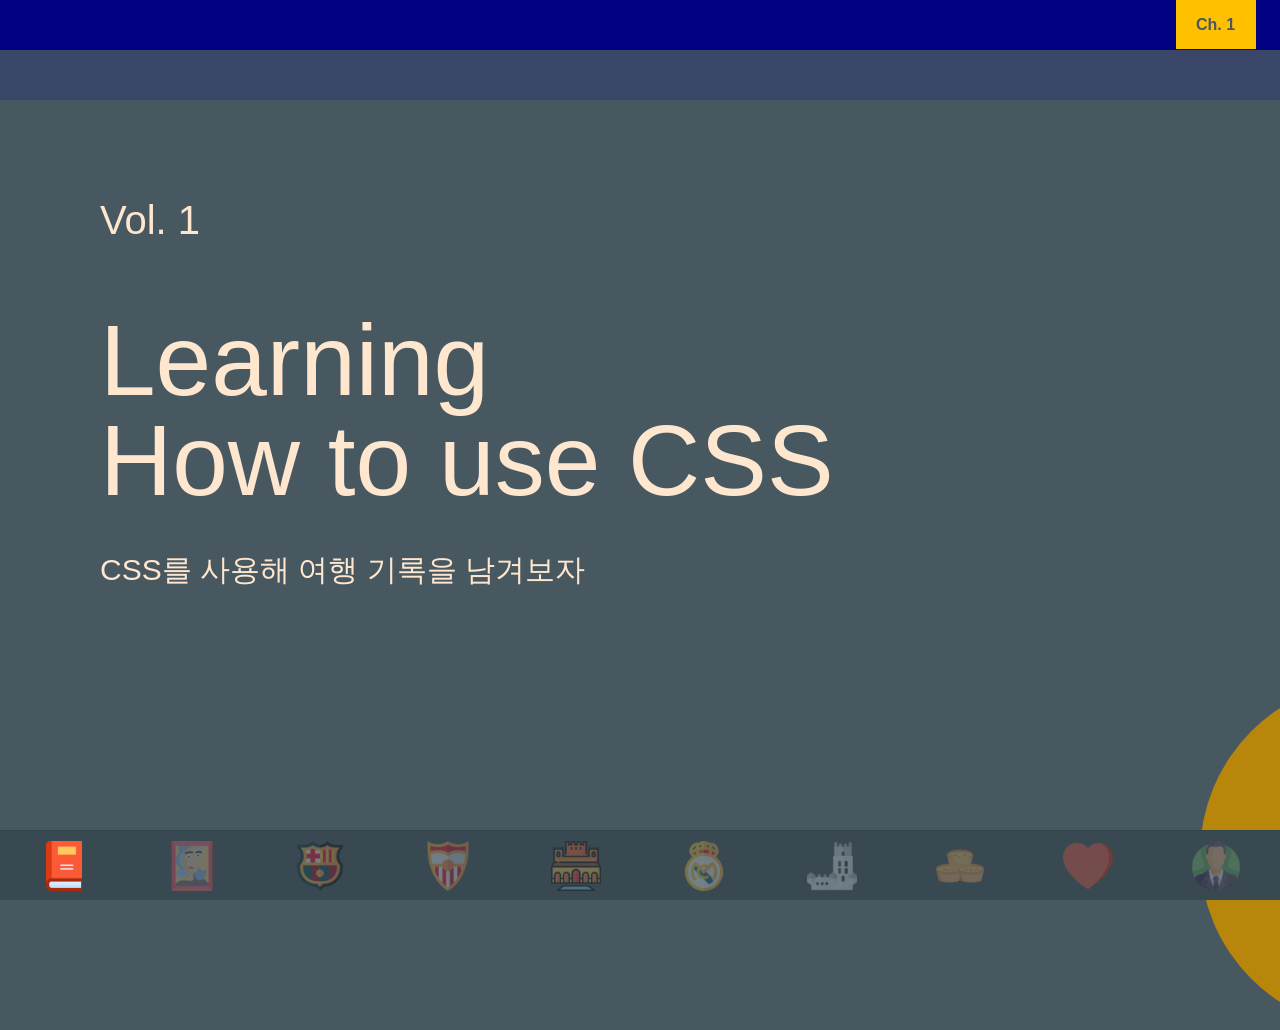
<file: index.html>
<!DOCTYPE html>
<html lang="en">
  <head>
    <meta charset="UTF-8" />
    <meta http-equiv="X-UA-Compatible" content="IE=edge" />
    <meta name="viewport" content="width=device-width, initial-scale=1.0" />
    <title>Document</title>
    <link rel="stylesheet" type="text/css" media="screen" href="./main.css" />
    <link
      rel="stylesheet"
      type="text/css"
      media="screen"
      href="./animation.css"
    />

    <style>
      .back-image {
        background-color: navy;
        height: 50px;
        width: 100%;
        position: relative;
      }
      .back-image2 {
        background-color: navy;
        opacity: 0.2;
        height: 50px;
        width: 100%;
        position: relative;
      }
      .text-area {
        margin-top: 100px;
        margin-left: 100px;
      }
      .text-area h1 {
        margin-bottom: 22px;
      }
      .text-area .desc {
        font-size: 30px;
        line-height: 4;
      }
      .volume {
        margin-bottom: 70px;
        font-size: 40px;
        font-weight: normal;
      }
      .title {
        font-size: 100px;
      }
      .text-title {
        font-size: 70px;
      }
      p {
        font-size: 40px;
        font-weight: normal;
      }
      #circle-wrapper {
        position: relative;
        margin-left: 1200px;
        margin-top: 50px;
      }
      .circle {
        width: 350px;
        height: 350px;
        border-radius: 50%;
        position: absolute;
        animation-timing-function: cubic-bezier(1, 0, 0, 1);
        animation-fill-mode: both;
        animation: circleshow 2s;
        animation-fill-mode: both;
        animation-timing-function: cubic-bezier(0.19, 1, 0.22, 1);
      }
      .circle:nth-child(1) {
        background-color: darkgoldenrod;
        top: 0;
        transition: 1s;
      }

      .circle:nth-child(2) {
        background-color: #ffc000;
        left: 120px;
        top: 0;
        transition: 1s;
        animation-delay: 0.1s;
      }

      .circle:nth-child(3) {
        background-color: #fedd15;
        left: 250px;
        transition: 1s;
        top: 0;
        animation-delay: 0.2s;
      }

      #badge {
        background-color: #ffc000;
        width: 80px;
        height: 49px;
        color: #485861;
        margin-left: 24px;
        padding-left: 20px;
        padding-top: 14px;
        padding-bottom: 5px;
        box-sizing: border-box;
        position: fixed;
        top: 0;
        right: 24px;
        font-weight: bold;
        animation: slidedown 1s;
        animation-fill-mode: both;
        animation-delay: 0.6s;
      }
    </style>
  </head>
  <body>
    <div class="back-image"></div>
    <div class="back-image2"></div>

    <div class="text-area">
      <h1>
        <div class="volume stagger-item">Vol. 1</div>
        <div class="title">
          <div class="stagger-item">Learning</div>
          <div class="stagger-item">How to use CSS</div>
          <div class="desc stagger-item">CSS를 사용해 여행 기록을 남겨보자</div>
        </div>
      </h1>
    </div>
    <div id="circle-wrapper">
      <div class="circle"></div>
      <div class="circle"></div>
      <div class="circle"></div>
    </div>
    <div id="badge">Ch. 1</div>
    <nav class="gnb">
      <a href="./index.html" class="index mouse_effect active"
        ><img src="./book.png"
      /></a>
      <a href="./Malaga.html" class="Malaga mouse_effect"
        ><img src="./Malaga.png"
      /></a>
      <a href="./Barcelona.html" class="Barcelona mouse_effect"
        ><img src="./Barcelona.png"
      /></a>
      <a href="./Sevilla.html" class="Sevilla mouse_effect"
        ><img src="./Sevilla.png"
      /></a>
      <a href="./Granada.html" class="Granada mouse_effect"
        ><img src="./Granada.png"
      /></a>
      <a href="./Madrid.html" class="Madrid mouse_effect"
        ><img src="./Madrid.png"
      /></a>
      <a href="./Lisbon.html" class="Lisbon mouse_effect"
        ><img src="./Lisbon.png"
      /></a>
      <a href="./Porto.html" class="Porto mouse_effect"
        ><img src="./Porto.png"
      /></a>
      <a href="./like.html" class="like mouse_effect"
        ><img src="./heart.png"
      /></a>
      <a href="./mypage.html" class="mypage mouse_effect"
        ><img src="./man.png"
      /></a>
    </nav>
  </body>
</html>
</file>
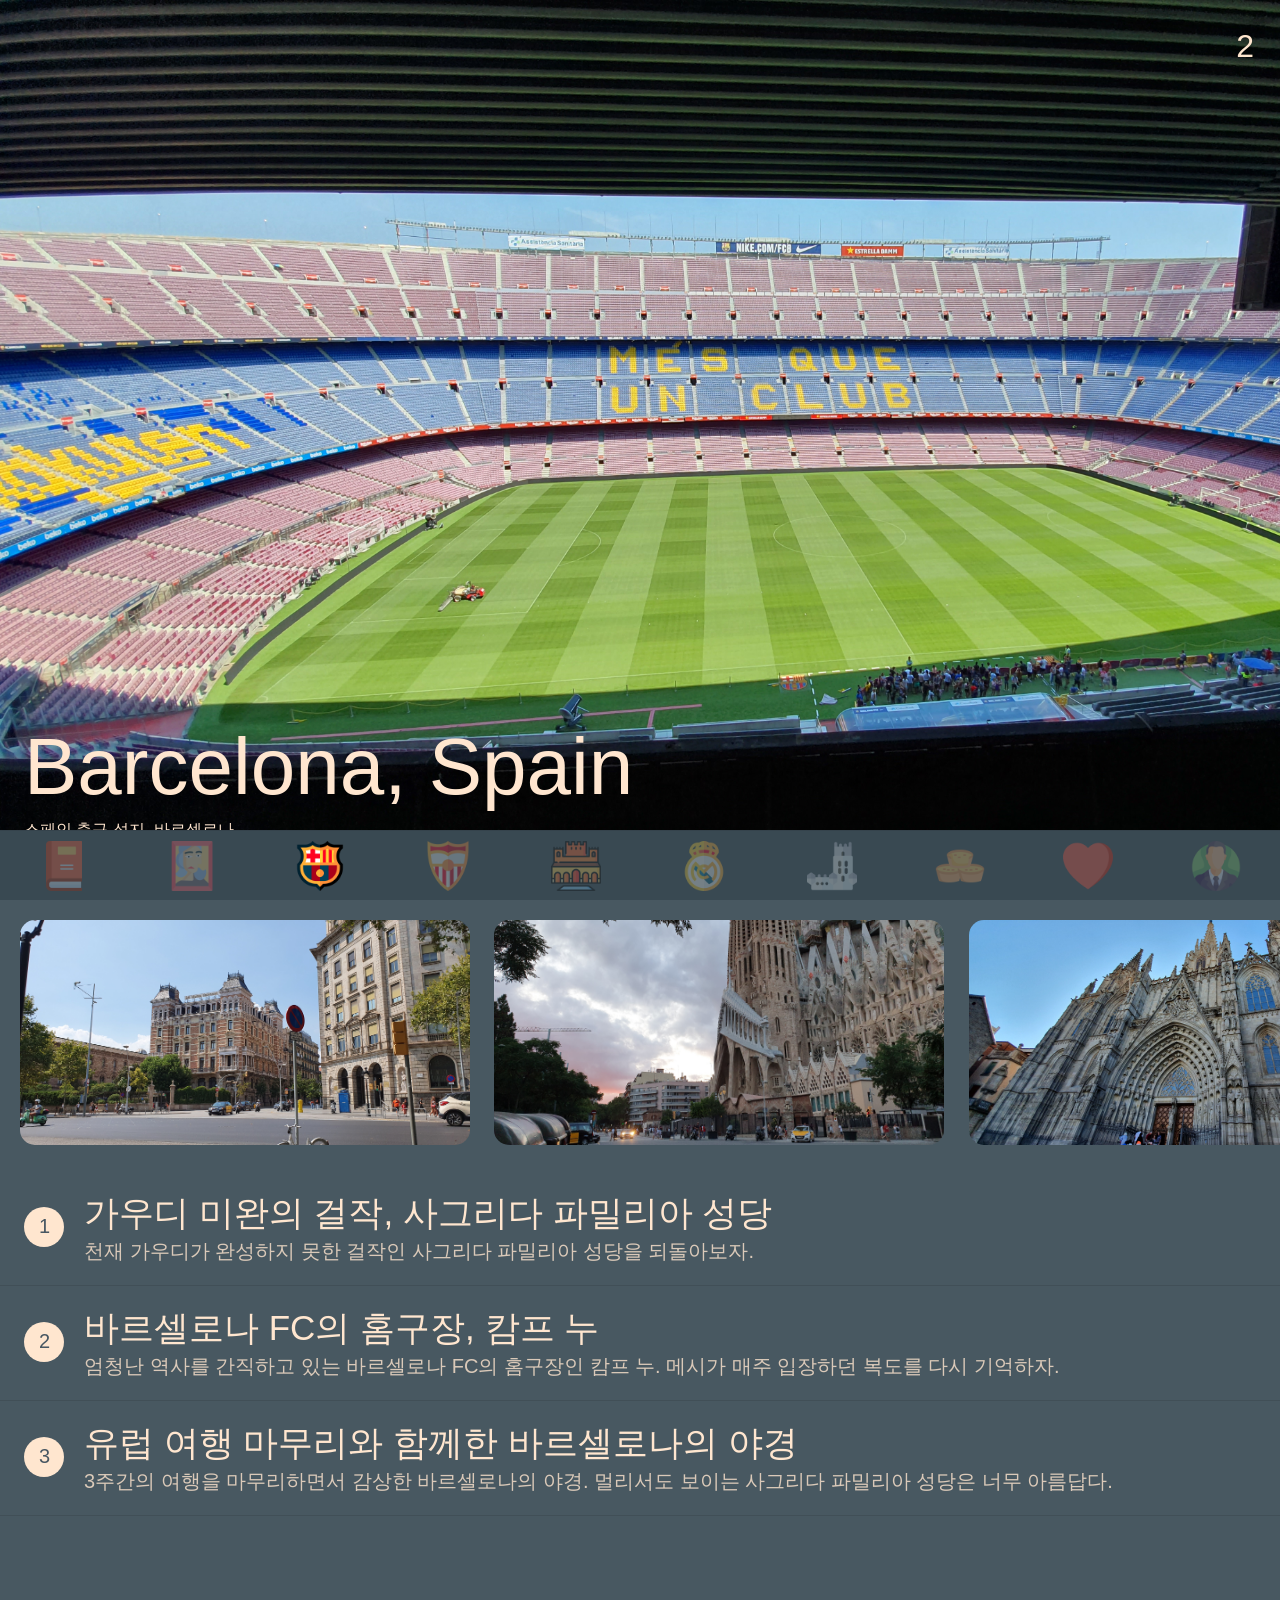
<file: Barcelona.html>
<!DOCTYPE html>
<html lang="en">
  <head>
    <meta charset="UTF-8" />
    <meta http-equiv="X-UA-Compatible" content="IE=edge" />
    <meta name="viewport" content="width=device-width, initial-scale=1.0" />
    <title>Document</title>
    <link rel="stylesheet" type="text/css" media="screen" href="./main.css" />
    <link
      rel="stylesheet"
      type="text/css"
      media="screen"
      href="./animation.css"
    />
    <style>
      .featured {
        height: 900px;
        background-color: black;
        position: relative;
        background-image: url("./Barcelona1.jpg");
        background-size: cover;
      }
      .featured .title {
        margin-bottom: 12px;
        font-size: 80px;
        margin-top: 0;
      }
      .count {
        position: absolute;
        top: 30px;
        right: 26px;
      }
      .text-area {
        position: absolute;
        bottom: 36px;
        left: 24px;
      }
      sup {
        font-size: 30px;
      }
      .swiper {
        white-space: nowrap;
        overflow-x: scroll;
        padding: 20px;
      }
      .swiper li {
        width: 450px;
        height: 225px;
        background-size: cover;
        background-position: center;
        display: inline-block;
        border-radius: 15px;
        margin-right: 20px;
      }
      .swiper li:nth-child(1) {
        background-image: url("./Barcelona2.jpg");
      }
      .swiper li:nth-child(2) {
        background-image: url("./Barcelona3.jpg");
      }
      .swiper li:nth-child(3) {
        background-image: url("./Barcelona4.jpg");
      }
      .swiper li:nth-child(4) {
        background-image: url("./Barcelona5.jpg");
      }
      .swiper li:nth-child(5) {
        background-image: url("./Barcelona6.jpg");
      }
      .swiper li:nth-child(6) {
        background-image: url("./Barcelona7.jpg");
      }
      .swiper li:nth-child(7) {
        background-image: url("./Barcelona8.jpg");
      }
      .swiper li:nth-child(8) {
        background-image: url("./Barcelona9.jpg");
      }
      .swiper li:nth-child(9) {
        background-image: url("./Barcelona10.jpg");
      }

      .item {
        padding: 17px 24px 20px 24px;
        display: flex;
        border-bottom: 1px solid rgba(0, 0, 0, 0.1);
        align-items: center;
        position: relative;
      }

      /*리스트 시작*/
      .item .num {
        width: 40px;
        height: 40px;
        background-color: #ffe6cf;
        color: #485762;
        border-radius: 50%;
        padding: 5px 15px;
        box-sizing: border-box;
        margin-right: 20px;
        font-size: 20px;
      }
      /*리스트 설명*/
      .item .infos {
        font-weight: normal;
      }
      .item .text-title {
        font-size: 35px;
      }
      .item .desc {
        font-size: 20px;
        opacity: 0.8;
      }
    </style>
  </head>
  <body>
    <div class="featured">
      <h1 class="count">2</h1>
      <div class="text-area">
        <h1 class="title stagger-item">Barcelona, Spain</h1>
        <p class="stagger-item">
          스페인 축구 성지, 바르셀로나<br />열정적인 그 곳을 다시 가보자.
        </p>
      </div>
    </div>

    <ul class="swiper">
      <li class="mouse_scale"></li>
      <li class="mouse_scale"></li>
      <li class="mouse_scale"></li>
      <li class="mouse_scale"></li>
      <li class="mouse_scale"></li>
      <li class="mouse_scale"></li>
      <li class="mouse_scale"></li>
      <li class="mouse_scale"></li>
      <li class="mouse_scale"></li>
    </ul>

    <ul class="list">
      <li class="item mouse_effect">
        <div class="num">1</div>
        <div class="infos">
          <div class="text-title">
            가우디 미완의 걸작, 사그리다 파밀리아 성당
          </div>
          <div class="desc">
            천재 가우디가 완성하지 못한 걸작인 사그리다 파밀리아 성당을
            되돌아보자.
          </div>
        </div>
      </li>
      <li class="item mouse_effect">
        <div class="num">2</div>
        <div class="infos">
          <div class="text-title">바르셀로나 FC의 홈구장, 캄프 누</div>
          <div class="desc">
            엄청난 역사를 간직하고 있는 바르셀로나 FC의 홈구장인 캄프 누. 메시가
            매주 입장하던 복도를 다시 기억하자.
          </div>
        </div>
      </li>
      <li class="item mouse_effect">
        <div class="num">3</div>
        <div class="infos">
          <div class="text-title">
            유럽 여행 마무리와 함께한 바르셀로나의 야경
          </div>
          <div class="desc">
            3주간의 여행을 마무리하면서 감상한 바르셀로나의 야경. 멀리서도
            보이는 사그리다 파밀리아 성당은 너무 아름답다.
          </div>
        </div>
      </li>
    </ul>
    <nav class="gnb">
      <a href="./index.html" class="index mouse_effect"
        ><img src="./book.png"
      /></a>
      <a href="./Malaga.html" class="Malaga mouse_effect"
        ><img src="./Malaga.png"
      /></a>
      <a href="./Barcelona.html" class="Barcelona mouse_effect active"
        ><img src="./Barcelona.png"
      /></a>
      <a href="./Sevilla.html" class="Sevilla mouse_effect"
        ><img src="./Sevilla.png"
      /></a>
      <a href="./Granada.html" class="Granada mouse_effect"
        ><img src="./Granada.png"
      /></a>
      <a href="./Madrid.html" class="Madrid mouse_effect"
        ><img src="./Madrid.png"
      /></a>
      <a href="./Lisbon.html" class="Lisbon mouse_effect"
        ><img src="./Lisbon.png"
      /></a>
      <a href="./Porto.html" class="Porto mouse_effect"
        ><img src="./Porto.png"
      /></a>
      <a href="./like.html" class="like mouse_effect"
        ><img src="./heart.png"
      /></a>
      <a href="./mypage.html" class="mypage mouse_effect"
        ><img src="./man.png"
      /></a>
    </nav>
  </body>
</html>
</file>
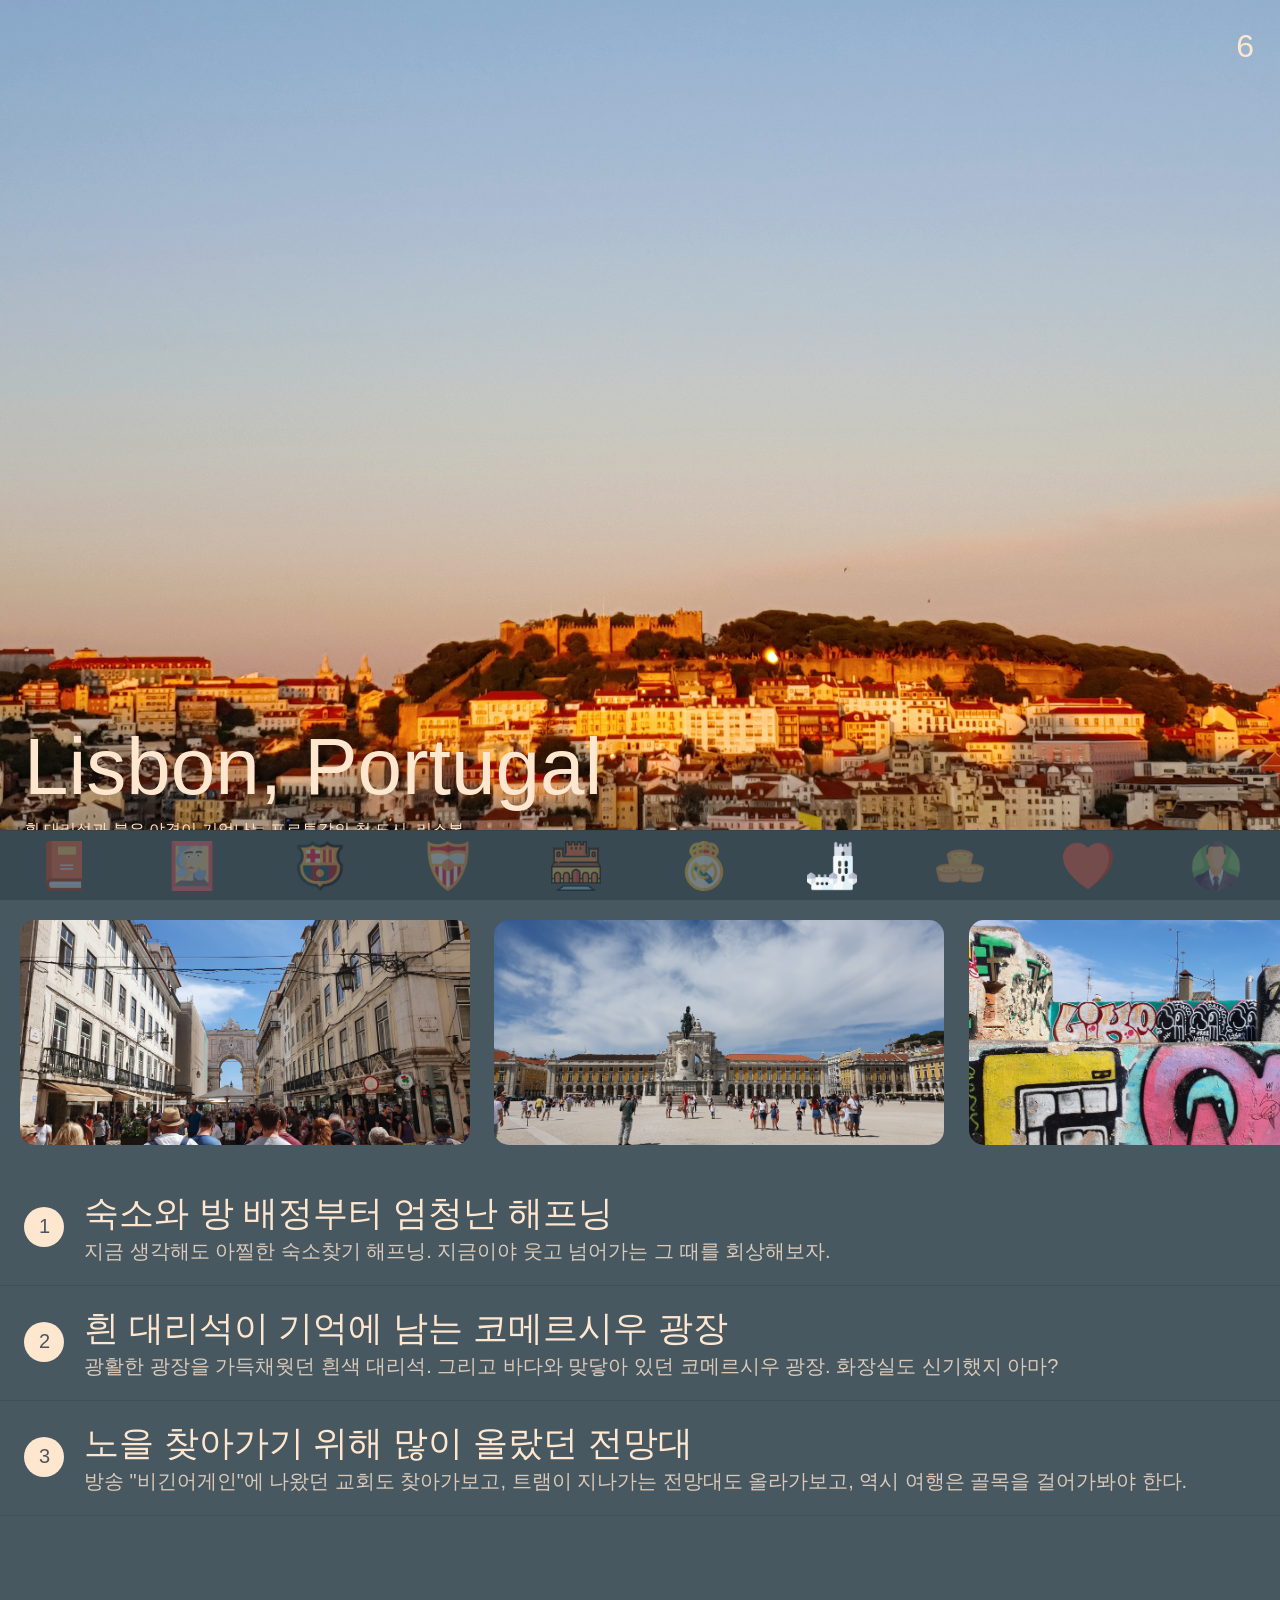
<file: Lisbon.html>
<!DOCTYPE html>
<html lang="en">
  <head>
    <meta charset="UTF-8" />
    <meta http-equiv="X-UA-Compatible" content="IE=edge" />
    <meta name="viewport" content="width=device-width, initial-scale=1.0" />
    <title>Document</title>
    <link rel="stylesheet" type="text/css" media="screen" href="./main.css" />
    <link
      rel="stylesheet"
      type="text/css"
      media="screen"
      href="./animation.css"
    />
    <style>
      .featured {
        height: 900px;
        background-color: black;
        position: relative;
        background-image: url("./Lisbon1.jpg");
        background-size: cover;
        background-position: bottom;
      }
      .featured .title {
        margin-bottom: 12px;
        font-size: 80px;
        margin-top: 0;
      }
      .count {
        position: absolute;
        top: 30px;
        right: 26px;
      }
      .text-area {
        position: absolute;
        bottom: 36px;
        left: 24px;
      }
      sup {
        font-size: 30px;
      }
      .swiper {
        white-space: nowrap;
        overflow-x: scroll;
        padding: 20px;
      }
      .swiper li {
        width: 450px;
        height: 225px;
        background-size: cover;
        background-position: center;
        display: inline-block;
        border-radius: 15px;
        margin-right: 20px;
      }
      .swiper li:nth-child(1) {
        background-image: url("./Lisbon2.jpg");
      }
      .swiper li:nth-child(2) {
        background-image: url("./Lisbon3.jpg");
      }

      .swiper li:nth-child(3) {
        background-image: url("./Lisbon5.jpg");
      }
      .swiper li:nth-child(4) {
        background-image: url("./Lisbon6.jpg");
      }
      .swiper li:nth-child(5) {
        background-image: url("./Lisbon7.jpg");
      }
      .swiper li:nth-child(6) {
        background-image: url("./Lisbon8.jpg");
      }
      .swiper li:nth-child(7) {
        background-image: url("./Lisbon9.jpg");
      }
      .item {
        padding: 17px 24px 20px 24px;
        display: flex;
        border-bottom: 1px solid rgba(0, 0, 0, 0.1);
        align-items: center;
        position: relative;
      }

      /*리스트 시작*/
      .item .num {
        width: 40px;
        height: 40px;
        background-color: #ffe6cf;
        color: #485762;
        border-radius: 50%;
        padding: 5px 15px;
        box-sizing: border-box;
        margin-right: 20px;
        font-size: 20px;
      }
      /*리스트 설명*/
      .item .infos {
        font-weight: normal;
      }
      .item .text-title {
        font-size: 35px;
      }
      .item .desc {
        font-size: 20px;
        opacity: 0.8;
      }
    </style>
  </head>
  <body>
    <div class="featured">
      <h1 class="count">6</h1>
      <div class="text-area">
        <h1 class="title stagger-item">Lisbon, Portugal</h1>
        <p class="stagger-item">
          흰 대리석과 붉은 야경이 기억나는 포르투갈의 첫 도시, 리스본 <br />
          이베리아 반도로 날아가보자.
        </p>
      </div>
    </div>

    <ul class="swiper">
      <li class="mouse_scale"></li>
      <li class="mouse_scale"></li>
      <li class="mouse_scale"></li>
      <li class="mouse_scale"></li>
      <li class="mouse_scale"></li>
      <li class="mouse_scale"></li>
      <li class="mouse_scale"></li>
    </ul>

    <ul class="list">
      <li class="item mouse_effect">
        <div class="num">1</div>
        <div class="infos">
          <div class="text-title">숙소와 방 배정부터 엄청난 해프닝</div>
          <div class="desc">
            지금 생각해도 아찔한 숙소찾기 해프닝. 지금이야 웃고 넘어가는 그 때를
            회상해보자.
          </div>
        </div>
      </li>
      <li class="item mouse_effect">
        <div class="num">2</div>
        <div class="infos">
          <div class="text-title">흰 대리석이 기억에 남는 코메르시우 광장</div>
          <div class="desc">
            광활한 광장을 가득채웟던 흰색 대리석. 그리고 바다와 맞닿아 있던
            코메르시우 광장. 화장실도 신기했지 아마?
          </div>
        </div>
      </li>
      <li class="item mouse_effect">
        <div class="num">3</div>
        <div class="infos">
          <div class="text-title">노을 찾아가기 위해 많이 올랐던 전망대</div>
          <div class="desc">
            방송 "비긴어게인"에 나왔던 교회도 찾아가보고, 트램이 지나가는
            전망대도 올라가보고, 역시 여행은 골목을 걸어가봐야 한다.
          </div>
        </div>
      </li>
    </ul>
    <nav class="gnb">
      <a href="./index.html" class="index mouse_effect"
        ><img src="./book.png"
      /></a>
      <a href="./Malaga.html" class="Malaga mouse_effect"
        ><img src="./Malaga.png"
      /></a>
      <a href="./Barcelona.html" class="Barcelona mouse_effect"
        ><img src="./Barcelona.png"
      /></a>
      <a href="./Sevilla.html" class="Sevilla mouse_effect"
        ><img src="./Sevilla.png"
      /></a>
      <a href="./Granada.html" class="Granada mouse_effect"
        ><img src="./Granada.png"
      /></a>
      <a href="./Madrid.html" class="Madrid mouse_effect"
        ><img src="./Madrid.png"
      /></a>
      <a href="./Lisbon.html" class="Lisbon mouse_effect active"
        ><img src="./Lisbon.png"
      /></a>
      <a href="./Porto.html" class="Porto mouse_effect"
        ><img src="./Porto.png"
      /></a>
      <a href="./like.html" class="like mouse_effect"
        ><img src="./heart.png"
      /></a>
      <a href="./mypage.html" class="mypage mouse_effect"
        ><img src="./man.png"
      /></a>
    </nav>
  </body>
</html>
</file>
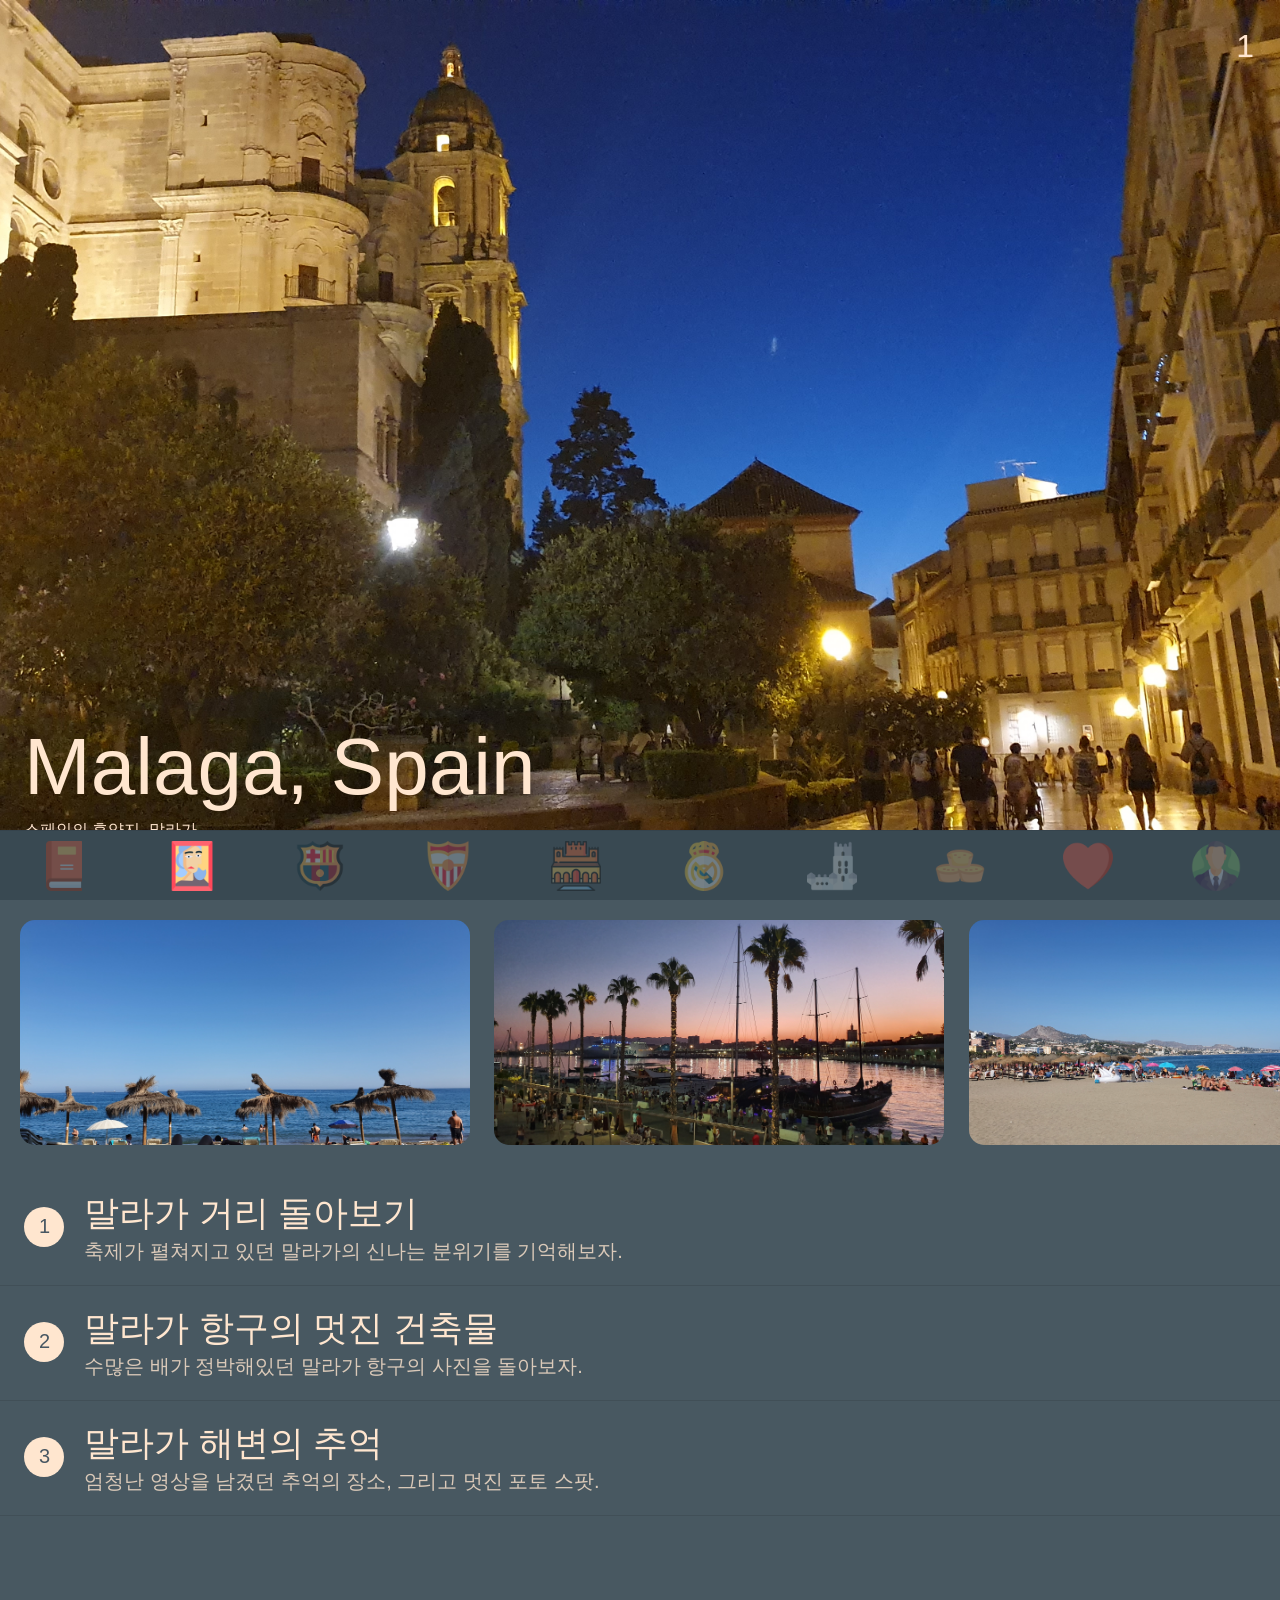
<file: Malaga.html>
<!DOCTYPE html>
<html lang="en">
  <head>
    <meta charset="UTF-8" />
    <meta http-equiv="X-UA-Compatible" content="IE=edge" />
    <meta name="viewport" content="width=device-width, initial-scale=1.0" />
    <title>Document</title>
    <link rel="stylesheet" type="text/css" media="screen" href="./main.css" />
    <link
      rel="stylesheet"
      type="text/css"
      media="screen"
      href="./animation.css"
    />
    <style>
      .featured {
        height: 900px;
        background-color: black;
        position: relative;
        background-image: url("./Malaga4.jpg");
        background-size: cover;
        background-position: center;
      }
      .featured .title {
        margin-bottom: 12px;
        font-size: 80px;
        margin-top: 0;
      }
      .count {
        position: absolute;
        top: 30px;
        right: 26px;
      }
      .text-area {
        position: absolute;
        bottom: 36px;
        left: 24px;
      }
      sup {
        font-size: 30px;
      }
      .swiper {
        white-space: nowrap;
        overflow-x: scroll;
        padding: 20px;
      }
      .swiper li {
        width: 450px;
        height: 225px;
        background-size: cover;
        background-position: center;
        display: inline-block;
        border-radius: 15px;
        margin-right: 20px;
      }
      .swiper li:nth-child(1) {
        background-image: url("./Malaga2.jpg");
      }
      .swiper li:nth-child(2) {
        background-image: url("./Malaga3.jpg");
      }
      .swiper li:nth-child(3) {
        background-image: url("./Malaga1.jpg");
      }
      .swiper li:nth-child(4) {
        background-image: url("./Malaga7.jpg");
      }

      .swiper li:nth-child(5) {
        background-image: url("./Malaga5.jpg");
      }

      .item {
        padding: 17px 24px 20px 24px;
        display: flex;
        border-bottom: 1px solid rgba(0, 0, 0, 0.1);
        align-items: center;
        position: relative;
      }

      /*리스트 시작*/
      .item .num {
        width: 40px;
        height: 40px;
        background-color: #ffe6cf;
        color: #485762;
        border-radius: 50%;
        padding: 5px 15px;
        box-sizing: border-box;
        margin-right: 20px;
        font-size: 20px;
      }
      /*리스트 설명*/
      .item .infos {
        font-weight: normal;
      }
      .item .text-title {
        font-size: 35px;
      }
      .item .desc {
        font-size: 20px;
        opacity: 0.8;
      }
    </style>
  </head>
  <body>
    <div class="featured">
      <h1 class="count">1</h1>
      <div class="text-area">
        <h1 class="title stagger-item">Malaga, Spain</h1>
        <p class="stagger-item">
          스페인의 휴양지, 말라가 <br />그 분위기를 다시 느껴보자.
        </p>
      </div>
    </div>

    <ul class="swiper">
      <li class="mouse_scale"></li>
      <li class="mouse_scale"></li>
      <li class="mouse_scale"></li>
      <li class="mouse_scale"></li>
      <li class="mouse_scale"></li>
    </ul>

    <ul class="list">
      <li class="item mouse_effect">
        <div class="num">1</div>
        <div class="infos">
          <div class="text-title">말라가 거리 돌아보기</div>
          <div class="desc">
            축제가 펼쳐지고 있던 말라가의 신나는 분위기를 기억해보자.
          </div>
        </div>
      </li>
      <li class="item mouse_effect">
        <div class="num">2</div>
        <div class="infos">
          <div class="text-title">말라가 항구의 멋진 건축물</div>
          <div class="desc">
            수많은 배가 정박해있던 말라가 항구의 사진을 돌아보자.
          </div>
        </div>
      </li>
      <li class="item mouse_effect">
        <div class="num">3</div>
        <div class="infos">
          <div class="text-title">말라가 해변의 추억</div>
          <div class="desc">
            엄청난 영상을 남겼던 추억의 장소, 그리고 멋진 포토 스팟.
          </div>
        </div>
      </li>
    </ul>
    <nav class="gnb">
      <a href="./index.html" class="index mouse_effect"
        ><img src="./book.png"
      /></a>
      <a href="./Malaga.html" class="Malaga mouse_effect active"
        ><img src="./Malaga.png"
      /></a>
      <a href="./Barcelona.html" class="Barcelona mouse_effect"
        ><img src="./Barcelona.png"
      /></a>
      <a href="./Sevilla.html" class="Sevilla mouse_effect"
        ><img src="./Sevilla.png"
      /></a>
      <a href="./Granada.html" class="Granada mouse_effect"
        ><img src="./Granada.png"
      /></a>
      <a href="./Madrid.html" class="Madrid mouse_effect"
        ><img src="./Madrid.png"
      /></a>
      <a href="./Lisbon.html" class="Lisbon mouse_effect"
        ><img src="./Lisbon.png"
      /></a>
      <a href="./Porto.html" class="Porto mouse_effect"
        ><img src="./Porto.png"
      /></a>
      <a href="./like.html" class="like mouse_effect"
        ><img src="./heart.png"
      /></a>
      <a href="./mypage.html" class="mypage mouse_effect"
        ><img src="./man.png"
      /></a>
    </nav>
  </body>
</html>
</file>
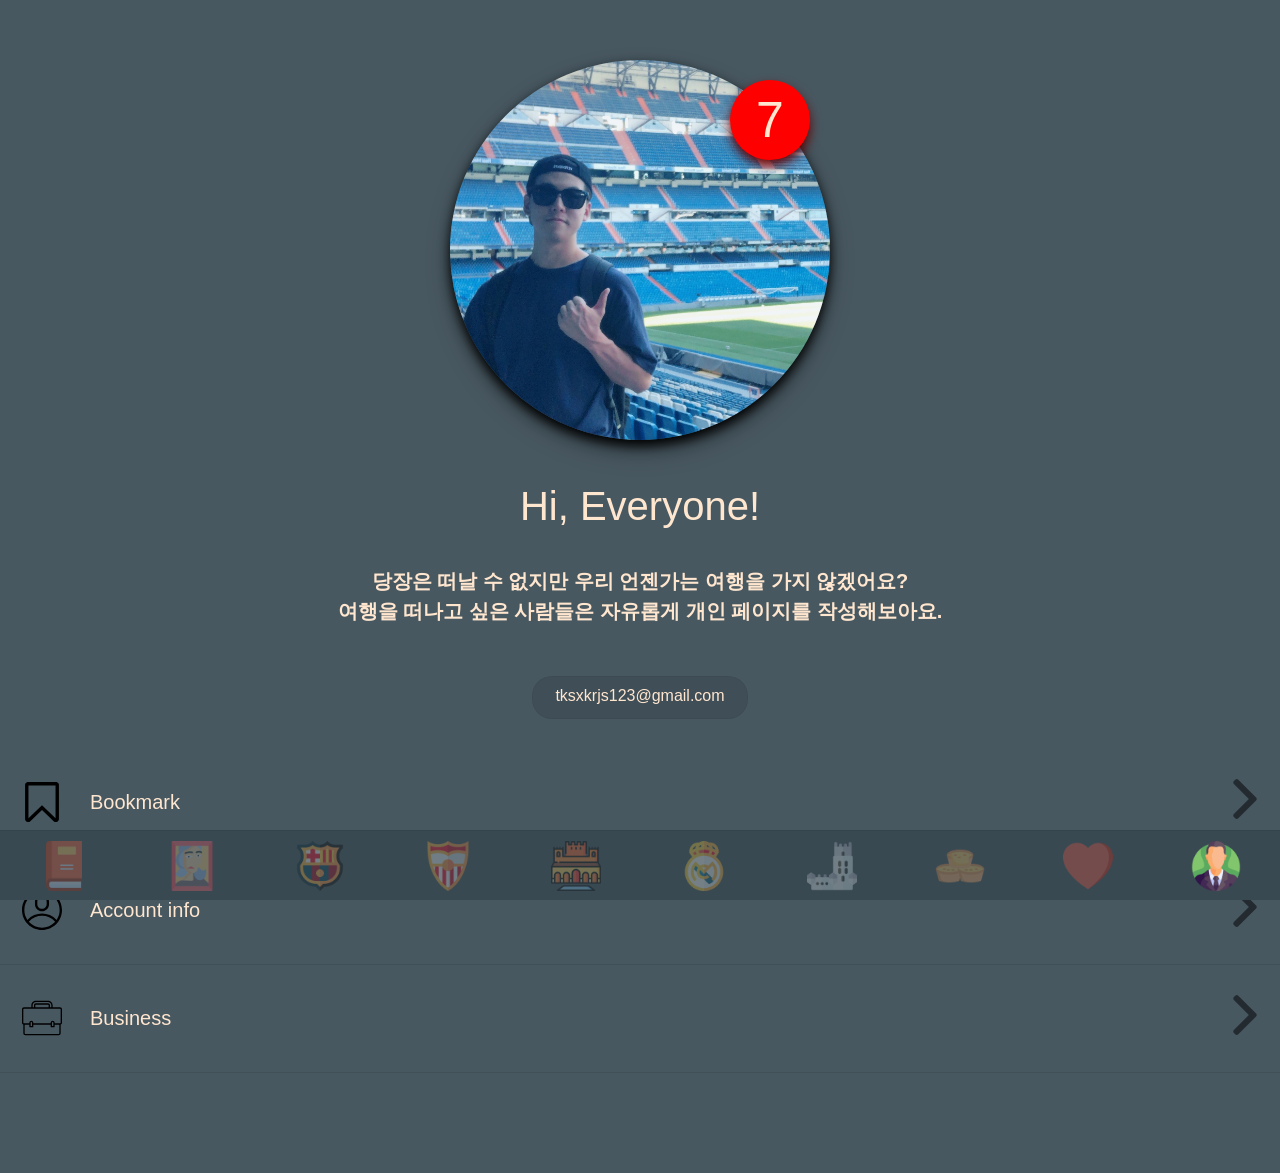
<file: mypage.html>
<!DOCTYPE html>
<html lang="en">
  <head>
    <meta charset="UTF-8" />
    <meta http-equiv="X-UA-Compatible" content="IE=edge" />
    <meta name="viewport" content="width=device-width, initial-scale=1.0" />
    <title>Document</title>
    <link rel="stylesheet" type="text/css" media="screen" href="./main.css" />
    <link
      rel="stylesheet"
      type="text/css"
      media="screen"
      href="./animation.css"
    />
    <style>
      .img_bookmark,
      .img_arrow,
      .img_account,
      .img_briefcase {
        width: 40px;
        height: 40px;
      }
      header {
        text-align: center;
        margin-top: 60px;
      }
      header .profile {
        width: 380px;
        height: 380px;
        border-radius: 50%;
        box-shadow: 0 6px 12px 0 rgba(0, 0, 0, 1),
          0 12px 24px 0 rgba(0, 0, 0, 0.3);
      }

      header .thumb_wrapper {
        position: relative;
        display: inline-block;
        margin-bottom: 40px;
        animation: slidedown2 1s;
        animation-fill-mode: both;
      }
      header .badge {
        width: 80px;
        height: 80px;
        font-size: 50px;
        position: absolute;
        top: 20px;
        right: 20px;
        background-color: red;
        border-radius: 50%;
        display: flex;
        align-items: center;
        justify-content: center;
        box-shadow: 0 6px 12px 0 rgba(100, 0, 0, 1);
        animation: slidedown2 1s;
        animation-fill-mode: both;
        animation-delay: 0.2s;
      }
      header .greeting {
        margin-bottom: 40px;
      }
      header .mail {
        padding: 8px 22px 10px 22px;
        border: 0.5px solid rgba(0, 0, 0, 0.05);
        display: inline-block;
        border-radius: 20px;
        background-color: rgba(0, 0, 0, 0.1);
        box-sizing: border-box;
        margin-top: 30px;
        animation: navup 1s;
        animation-fill-mode: both;
      }
      .list {
        margin-top: 30px;
      }
      .list .item {
        display: flex;
        justify-content: space-between;
        align-items: center;
        border-bottom: 1px solid rgba(0, 0, 0, 0.1);
        font-size: 20px;
      }
      .list .item img {
        padding: 30px 22px;
      }
      .list .item .left {
        display: flex;
        align-items: center;
      }
      .list .item .left .name {
        margin-left: 6px;
      }
      .list .item .right {
        opacity: 0.5;
      }
      .list .item .right img {
        padding-right: 15px;
      }
    </style>
  </head>
  <body>
    <header>
      <div class="thumb_wrapper">
        <a href="./my-mdal.html"><img class="profile" src="./profile.jpg" /></a>
        <div class="badge">7</div>
      </div>
      <div class="text-area">
        <h2 class="greeting stagger-item">Hi, Everyone!</h2>
        <h3 class="desc stagger-item">
          당장은 떠날 수 없지만 우리 언젠가는 여행을 가지 않겠어요? <br />
          여행을 떠나고 싶은 사람들은 자유롭게 개인 페이지를 작성해보아요.
        </h3>
      </div>
      <div class="mail">
        <a href="mailto:tksxkrjs123@gmail.com">tksxkrjs123@gmail.com</a>
      </div>
    </header>
    <ul class="list">
      <li class="item mouse_effect">
        <div class="left">
          <img class="img_bookmark" src="./bookmark.svg" />
          <div class="name">Bookmark</div>
        </div>
        <div class="right">
          <img class="img_arrow" src="./right-arrow.svg" />
        </div>
      </li>
      <li class="item mouse_effect">
        <div class="left">
          <img class="img_account" src="./account.svg" />
          <div class="name">Account info</div>
        </div>
        <div class="right">
          <img class="img_arrow" src="./right-arrow.svg" />
        </div>
      </li>
      <li class="item mouse_effect">
        <div class="left">
          <img class="img_briefcase" src="./briefcase.svg" />
          <div class="name">Business</div>
        </div>
        <div class="right">
          <img class="img_arrow" src="./right-arrow.svg" />
        </div>
      </li>
    </ul>
    <nav class="gnb">
      <a href="./index.html" class="index mouse_effect"
        ><img src="./book.png"
      /></a>
      <a href="./Malaga.html" class="Malaga mouse_effect"
        ><img src="./Malaga.png"
      /></a>
      <a href="./Barcelona.html" class="Barcelona mouse_effect"
        ><img src="./Barcelona.png"
      /></a>
      <a href="./Sevilla.html" class="Sevilla mouse_effect"
        ><img src="./Sevilla.png"
      /></a>
      <a href="./Granada.html" class="Granada mouse_effect"
        ><img src="./Granada.png"
      /></a>
      <a href="./Madrid.html" class="Madrid mouse_effect"
        ><img src="./Madrid.png"
      /></a>
      <a href="./Lisbon.html" class="Lisbon mouse_effect"
        ><img src="./Lisbon.png"
      /></a>
      <a href="./Porto.html" class="Porto mouse_effect"
        ><img src="./Porto.png"
      /></a>
      <a href="./like.html" class="like mouse_effect"
        ><img src="./heart.png"
      /></a>
      <a href="./mypage.html" class="mypage mouse_effect active"
        ><img src="./man.png"
      /></a>
    </nav>
  </body>
</html>
</file>
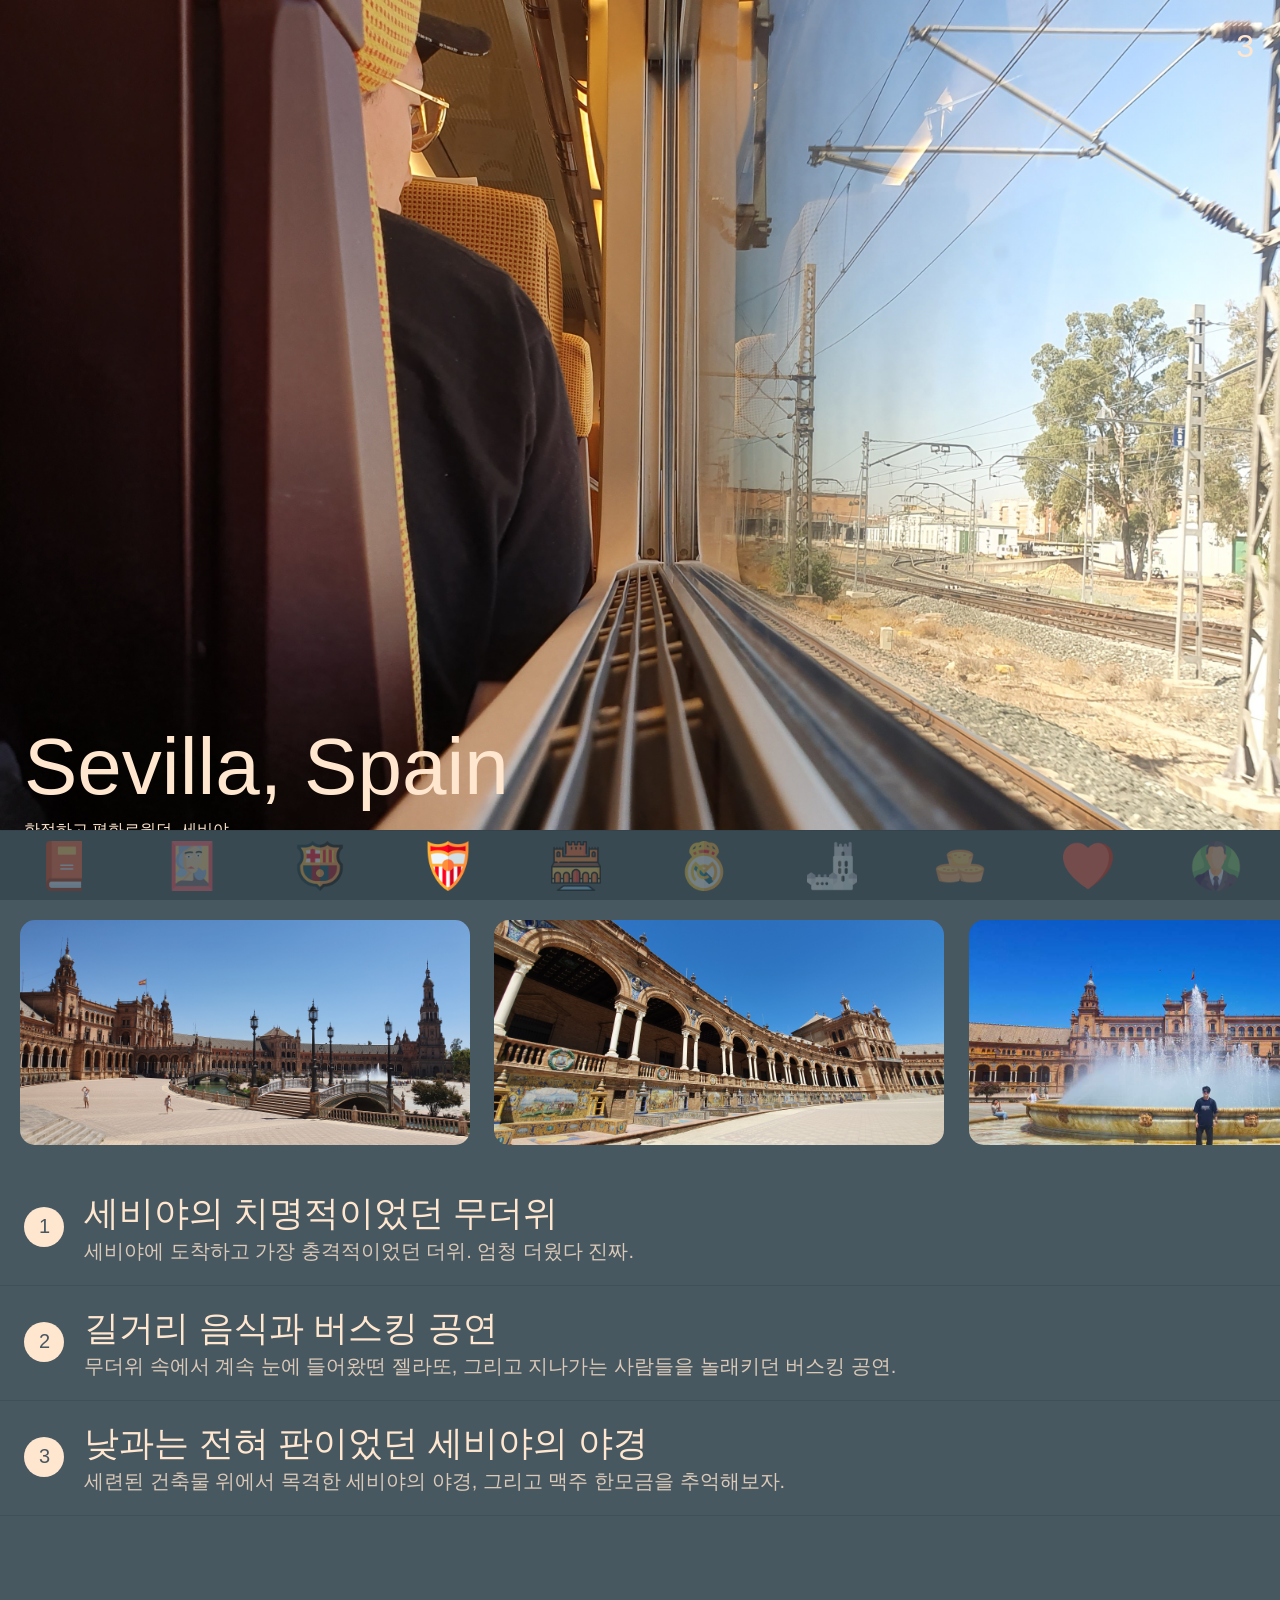
<file: Sevilla.html>
<!DOCTYPE html>
<html lang="en">
  <head>
    <meta charset="UTF-8" />
    <meta http-equiv="X-UA-Compatible" content="IE=edge" />
    <meta name="viewport" content="width=device-width, initial-scale=1.0" />
    <title>Document</title>
    <link rel="stylesheet" type="text/css" media="screen" href="./main.css" />
    <link
      rel="stylesheet"
      type="text/css"
      media="screen"
      href="./animation.css"
    />
    <style>
      .featured {
        height: 900px;
        background-color: black;
        position: relative;
        background-image: url("./Sevila1.jpg");
        background-size: cover;
        background-position: center;
      }
      .featured .title {
        margin-bottom: 12px;
        font-size: 80px;
        margin-top: 0;
      }
      .count {
        position: absolute;
        top: 30px;
        right: 26px;
      }
      .text-area {
        position: absolute;
        bottom: 36px;
        left: 24px;
      }
      sup {
        font-size: 30px;
      }
      .swiper {
        white-space: nowrap;
        overflow-x: scroll;
        padding: 20px;
      }
      .swiper li {
        width: 450px;
        height: 225px;
        background-size: cover;
        background-position: center;
        display: inline-block;
        border-radius: 15px;
        margin-right: 20px;
      }
      .swiper li:nth-child(1) {
        background-image: url("./Sevila2.jpg");
      }
      .swiper li:nth-child(2) {
        background-image: url("./Sevila3.jpg");
      }
      .swiper li:nth-child(3) {
        background-image: url("./Sevila4.jpg");
      }
      .swiper li:nth-child(4) {
        background-image: url("./Sevila5.jpg");
      }

      .swiper li:nth-child(5) {
        background-image: url("./Sevila6.jpg");
      }

      .swiper li:nth-child(6) {
        background-image: url("./Sevila7.jpg");
      }
      .swiper li:nth-child(7) {
        background-image: url("./Sevila8.jpg");
      }
      .item {
        padding: 17px 24px 20px 24px;
        display: flex;
        border-bottom: 1px solid rgba(0, 0, 0, 0.1);
        align-items: center;
        position: relative;
      }

      /*리스트 시작*/
      .item .num {
        width: 40px;
        height: 40px;
        background-color: #ffe6cf;
        color: #485762;
        border-radius: 50%;
        padding: 5px 15px;
        box-sizing: border-box;
        margin-right: 20px;
        font-size: 20px;
      }
      /*리스트 설명*/
      .item .infos {
        font-weight: normal;
      }
      .item .text-title {
        font-size: 35px;
      }
      .item .desc {
        font-size: 20px;
        opacity: 0.8;
      }
    </style>
  </head>
  <body>
    <div class="featured">
      <h1 class="count">3</h1>
      <div class="text-area">
        <h1 class="title stagger-item">Sevilla, Spain</h1>
        <p class="stagger-item">
          한적하고 평화로웠던, 세비야 <br />그 평화로운 추억을 맛보자.
        </p>
      </div>
    </div>

    <ul class="swiper">
      <li class="mouse_scale"></li>
      <li class="mouse_scale"></li>
      <li class="mouse_scale"></li>
      <li class="mouse_scale"></li>
      <li class="mouse_scale"></li>
      <li class="mouse_scale"></li>
      <li class="mouse_scale"></li>
    </ul>

    <ul class="list">
      <li class="item mouse_effect">
        <div class="num">1</div>
        <div class="infos">
          <div class="text-title">세비야의 치명적이었던 무더위</div>
          <div class="desc">
            세비야에 도착하고 가장 충격적이었던 더위. 엄청 더웠다 진짜.
          </div>
        </div>
      </li>
      <li class="item mouse_effect">
        <div class="num">2</div>
        <div class="infos">
          <div class="text-title">길거리 음식과 버스킹 공연</div>
          <div class="desc">
            무더위 속에서 계속 눈에 들어왔떤 젤라또, 그리고 지나가는 사람들을
            놀래키던 버스킹 공연.
          </div>
        </div>
      </li>
      <li class="item mouse_effect">
        <div class="num">3</div>
        <div class="infos">
          <div class="text-title">낮과는 전혀 판이었던 세비야의 야경</div>
          <div class="desc">
            세련된 건축물 위에서 목격한 세비야의 야경, 그리고 맥주 한모금을
            추억해보자.
          </div>
        </div>
      </li>
    </ul>
    <nav class="gnb">
      <a href="./index.html" class="index mouse_effect"
        ><img src="./book.png"
      /></a>
      <a href="./Malaga.html" class="Malaga mouse_effect"
        ><img src="./Malaga.png"
      /></a>
      <a href="./Barcelona.html" class="Barcelona mouse_effect"
        ><img src="./Barcelona.png"
      /></a>
      <a href="./Sevilla.html" class="Sevilla mouse_effect active"
        ><img src="./Sevilla.png"
      /></a>
      <a href="./Granada.html" class="Granada mouse_effect"
        ><img src="./Granada.png"
      /></a>
      <a href="./Madrid.html" class="Madrid mouse_effect"
        ><img src="./Madrid.png"
      /></a>
      <a href="./Lisbon.html" class="Lisbon mouse_effect"
        ><img src="./Lisbon.png"
      /></a>
      <a href="./Porto.html" class="Porto mouse_effect"
        ><img src="./Porto.png"
      /></a>
      <a href="./like.html" class="like mouse_effect"
        ><img src="./heart.png"
      /></a>
      <a href="./mypage.html" class="mypage mouse_effect"
        ><img src="./man.png"
      /></a>
    </nav>
  </body>
</html>
</file>
<file: main.css>
body {
  margin: 0;
  font-family: "Helvetica Neue", -apple-system, BlinkMacSystemFont, "Segoe UI",
    Roboto, Oxygen, Ubuntu, Cantarell, "Open Sans", sans-serif;
  background-color: #485861;
  color: #ffe6cf;
  line-height: 1.4;
  font-weight: 500;
  overflow-x: hidden;
  margin-bottom: 100px;
}
h1,
h2,
h4,
h5 {
  margin: 0;
  font-weight: 400;
  line-height: 1;
}
h1 {
  line-height: 1;
}
h2 {
  font-size: 40px;
}
h3 {
  line-height: 1.5;
  font-size: 20px;
}
p {
  margin: 0;
}
li {
  list-style: none;
}
ul,
li {
  margin: 0;
  padding: 0;
}
input {
  background-color: rgba(255, 255, 255, 0.08);
  border: none;
  height: 50px;
  border-radius: 8px;
  font-size: 25px;
  color: white;
  transition: 0.3s;
  text-align: center;
}
input::placeholder {
  color: rgba(255, 255, 255, 0.3);
  text-align: center;
}
input:focus {
  outline: none;
  background-color: rgba(255, 255, 255, 0.2);
}
button {
  background-color: transparent;
  border: none;
  outline: none;
  color: #ffe6cf;
  font-size: 25px;
}
a {
  color: #ffe6cf;
  text-decoration: none;
}
.mouse_effect {
  position: relative;
  overflow: hidden;
}
.mouse_effect:after {
  content: "";
  position: absolute;
  width: 100%;
  height: 100%;
  left: 0;
  top: 0;
  transition: 0.3s;
}
.mouse_effect:hover::after {
  background-color: rgba(0, 0, 0, 0.05);
}
.mouse_effect:active::after {
  background-color: rgba(0, 0, 0, 0.2);
}
.mouse_scale {
  transition: 0.5s;
}
.mouse_scale:hover {
  transform: scale(1.1);
}
.index img {
  width: 50px;
  height: 50px;
}
.Malaga img {
  width: 50px;
  height: 50px;
}
.Barcelona img {
  width: 50px;
  height: 50px;
}
.Sevilla img {
  width: 50px;
  height: 50px;
}
.Granada img {
  width: 50px;
  height: 50px;
}
.Madrid img {
  width: 50px;
  height: 50px;
}
.Lisbon img {
  width: 50px;
  height: 50px;
}
.Porto img {
  width: 50px;
  height: 50px;
}
.like img {
  width: 50px;
  height: 50px;
}
.mypage img {
  width: 50px;
  height: 50px;
}
.gnb {
  width: 100%;
  height: 70px;
  position: fixed;
  bottom: 0;
  left: 0;
  background-color: #394952;
  border-top: 1px solid rgba(0, 0, 0, 0.08);
  box-sizing: border-box;
  display: flex;
  justify-content: space-between;
  animation: navup 1s;
  animation-fill-mode: both;
  animation-delay: 1s;
}
.gnb a {
  width: 25%;
  height: 100%;
  display: flex;
  justify-content: center;
  align-items: center;
  opacity: 0.3;
}

.gnb .active {
  opacity: 1;
}
</file>
<file: animation.css>
@keyframes circleshow {
  from {
    transform: translateY(100px);
    opacity: 0;
    background-color: aquamarine;
  }
  to {
    transform: translateY(0px);
    opacity: 1;
  }
}
@keyframes showtext {
  from {
    transform: translateY(50px);
    opacity: 0;
    color: aquamarine;
  }
  to {
    transform: translateY(0px);
    opacity: 1;
  }
}
@keyframes slidedown {
  from {
    transform: translateY(-60px);
  }
  to {
    transform: translateY(0px);
  }
}
@keyframes slidedown2 {
  from {
    transform: translateY(-120px);
  }
  to {
    transform: translateY(0px);
  }
}
@keyframes navup {
  from {
    opacity: 0;
    transform: translateY(100px);
  }
  to {
    opacity: 1;
    transform: translateY(0px);
  }
}
@keyframes fadein {
  from {
    opacity: 0;
  }
  to {
    opacity: 1;
  }
}

.stagger-item {
  animation: showtext 0.5s;
  animation-fill-mode: both;
}
.stagger-item:nth-child(1) {
  animation-delay: 0.09s;
}
.stagger-item:nth-child(2) {
  animation-delay: 0.18s;
}
.stagger-item:nth-child(3) {
  animation-delay: 0.27s;
}
.stagger-item:nth-child(4) {
  animation-delay: 0.36s;
}
.stagger-item:nth-child(5) {
  animation-delay: 0.45s;
}
</file>
